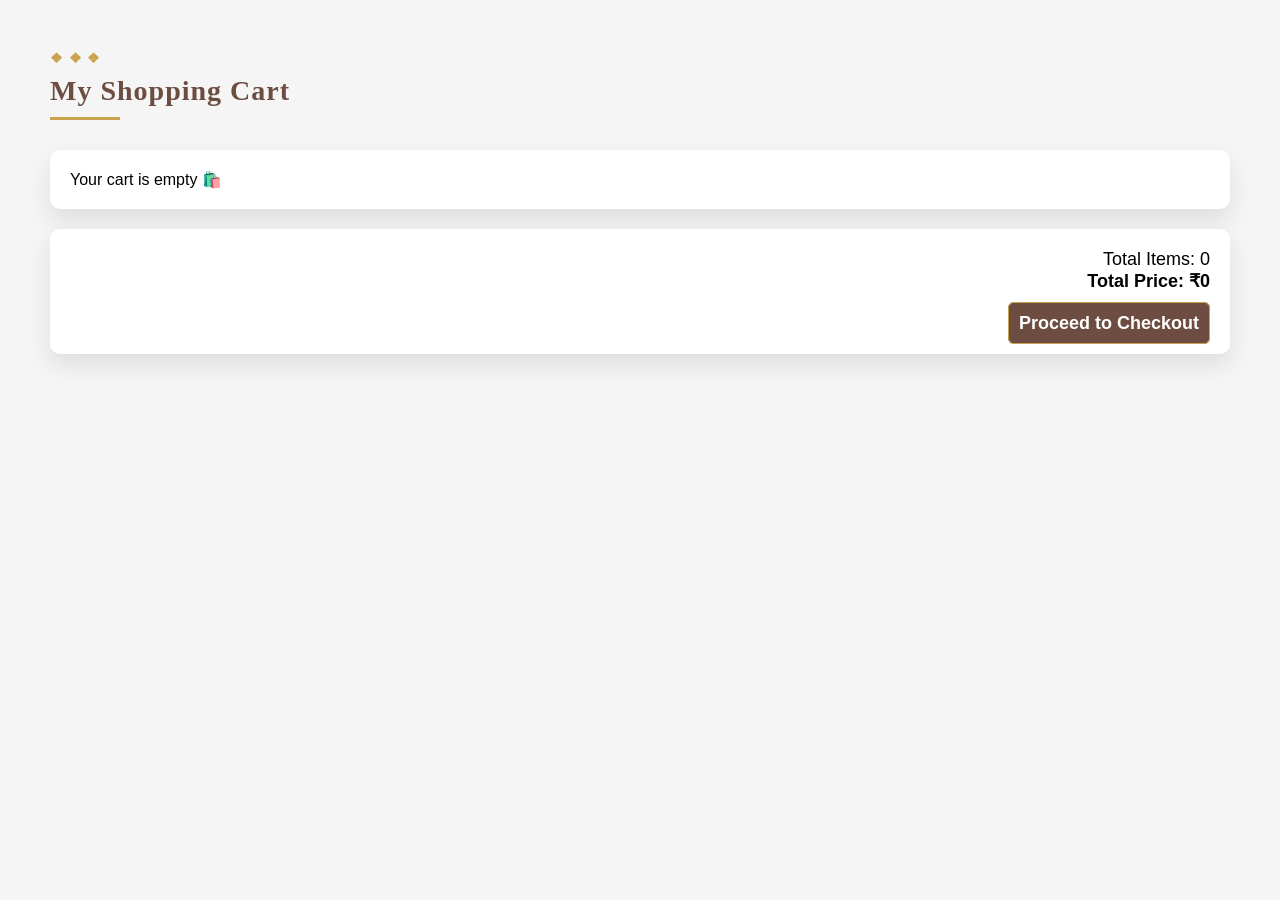
<file: cart.html>
<!DOCTYPE html>
<html lang="en">
<head>
  <meta charset="UTF-8">
  <title>My Cart | Vastranand</title>
  <link rel="stylesheet" href="styles.css">
  <style>
    .cart-box {
      background: #fff;
      padding: 20px;
      border-radius: 10px;
      box-shadow: 0 10px 25px rgba(0,0,0,0.1);
      margin-bottom: 20px;
    }
    .cart-item {
      display: flex;
      justify-content: space-between;
      align-items: center;
      border-bottom: 1px solid #eee;
      padding: 15px 0;
    }
    .cart-item:last-child {
      border-bottom: none;
    }
    .remove-btn {
      background: #B71C1C;
      color: #fff;
      border: none;
      padding: 6px 10px;
      cursor: pointer;
      border-radius: 5px;
    }
    .summary {
      text-align: right;
      font-size: 18px;
    }
  </style>
</head>
<body>

<section class="container">
  <h2 class="section-title">My Shopping Cart</h2>

  <div id="cartItems" class="cart-box"></div>

  <div class="cart-box summary">
    <p>Total Items: <span id="itemCount">0</span></p>
    <p><b>Total Price: ₹<span id="totalPrice">0</span></b></p>
    <br>
    <a href="checkout.html"  class="cta-btn">Proceed to Checkout</a>
  </div>
</section>

<script>
  let cart = JSON.parse(localStorage.getItem("cart")) || [];
  const cartItems = document.getElementById("cartItems");
  const itemCount = document.getElementById("itemCount");
  const totalPrice = document.getElementById("totalPrice");

  function renderCart() {
    cartItems.innerHTML = "";
    let total = 0;

    if (cart.length === 0) {
      cartItems.innerHTML = "<p>Your cart is empty 🛍️</p>";
    }

    cart.forEach((item, index) => {
      total += item.price;

      cartItems.innerHTML += `
        <div class="cart-item">
          <div>
            <h4>${item.name}</h4>
            <p>₹${item.price}</p>
          </div>
          <button class="remove-btn" onclick="removeItem(${index})">Remove</button>
        </div>
      `;
    });

    itemCount.innerText = cart.length;
    totalPrice.innerText = total;
  }

  function removeItem(index) {
    cart.splice(index, 1);
    localStorage.setItem("cart", JSON.stringify(cart));
    renderCart();
  }

  renderCart();
</script>
<script src="script.js"></script>
</body>
</html>
</file>
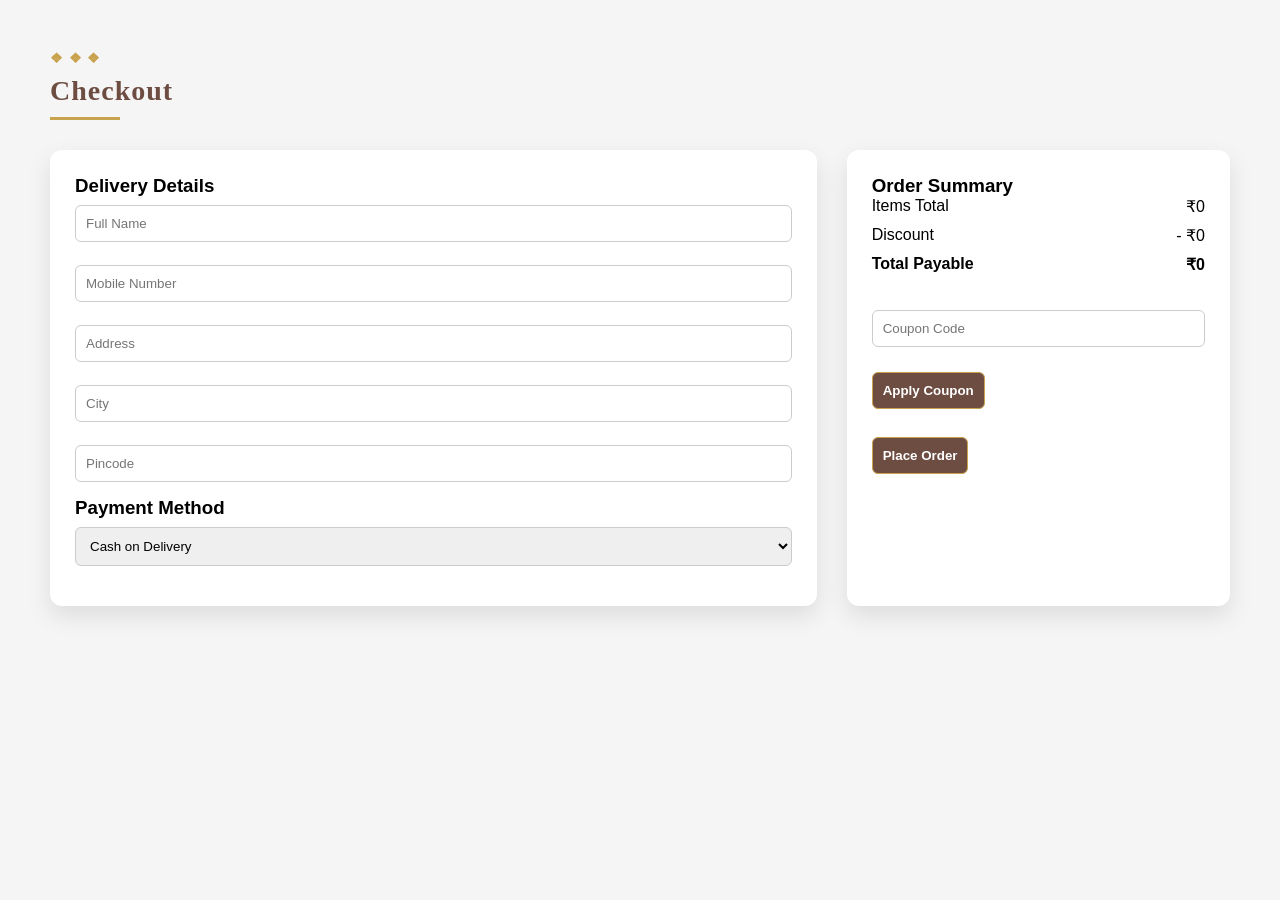
<file: checkout.html>
<!DOCTYPE html>
<html lang="en">
<head>
  <meta charset="UTF-8">
  <title>Checkout | Vastranand</title>
  <link rel="stylesheet" href="styles.css">

  <style>
    .checkout-grid {
      display: grid;
      grid-template-columns: 2fr 1fr;
      gap: 30px;
    }

    .box {
      background: #fff;
      padding: 25px;
      border-radius: 12px;
      box-shadow: 0 10px 25px rgba(0,0,0,0.1);
    }

    input, select {
      width: 100%;
      padding: 10px;
      margin: 8px 0 15px;
      border: 1px solid #ccc;
      border-radius: 6px;
    }

    .summary-row {
      display: flex;
      justify-content: space-between;
      margin-bottom: 10px;
    }

    

    @media (max-width:768px) {
      .checkout-grid {
        grid-template-columns: 1fr;
      }
    }
  </style>
</head>
<body>

<section class="container">
  <h2 class="section-title">Checkout</h2>

  <div id="checkoutArea" class="checkout-grid">

    <!-- LEFT: ADDRESS -->
    <div class="box">
      <h3>Delivery Details</h3>

      <input type="text" placeholder="Full Name" required>
      <input type="tel" placeholder="Mobile Number" required>
      <input type="text" placeholder="Address">
      <input type="text" placeholder="City">
      <input type="text" placeholder="Pincode">

      <h3>Payment Method</h3>
      <select>
        <option>Cash on Delivery</option>
        <option disabled>UPI (Coming Soon)</option>
        <option disabled>Card (Coming Soon)</option>
      </select>
    </div>

    <!-- RIGHT: SUMMARY -->
    <div class="box">
      <h3>Order Summary</h3>

      <div class="summary-row">
        <span>Items Total</span>
        <span>₹<span id="subtotal">0</span></span>
      </div>

      <div class="summary-row">
        <span>Discount</span>
        <span>- ₹<span id="discount">0</span></span>
      </div>

      <div class="summary-row">
        <strong>Total Payable</strong>
        <strong>₹<span id="total">0</span></strong>
      </div>

      <br>

      <input type="text" id="coupon" placeholder="Coupon Code">
      <button class="cta-btn" onclick="applyCoupon()">Apply Coupon</button>

      <br><br>

      <button class="cta-btn" onclick="placeOrder()">Place Order</button>
    </div>

  </div>

 
</section>

<script>
  let cart = JSON.parse(localStorage.getItem("cart")) || [];
  let discountValue = 0;

  function calculateTotal() {
    let subtotal = cart.reduce((sum, item) => sum + item.price, 0);
    document.getElementById("subtotal").innerText = subtotal;
    document.getElementById("discount").innerText = discountValue;
    document.getElementById("total").innerText = subtotal - discountValue;
  }

  function applyCoupon() {
    const code = document.getElementById("coupon").value.trim();

    if (code === "VAS200") {
      discountValue = 200;
      alert("₹200 OFF applied!");
    } else {
      discountValue = 0;
      alert("Invalid coupon");
    }
    calculateTotal();
  }

  function placeOrder() {
    if (cart.length === 0) {
      alert("Your cart is empty");
      return;
    }

    // SAVE ORDER DATA (for confirmation + my orders)
   const orderData = {
  id: "VN" + Math.floor(Math.random() * 100000),
  payment: "Cash on Delivery",
  total: document.getElementById("total").innerText,
  items: cart,
  date: new Date().toLocaleDateString(),
  status: "Placed"   // ✅ NEW
};



    localStorage.setItem("lastOrder", JSON.stringify(orderData));

let orders = JSON.parse(localStorage.getItem("orders")) || [];
orders.push(orderData);
localStorage.setItem("orders", JSON.stringify(orders));


    // CLEAR CART
    localStorage.removeItem("cart");

    // REDIRECT TO CONFIRMATION PAGE ✅
    window.location.href = "order-confirmation.html";
  }

  calculateTotal();
</script>

</body>
</html>
</file>
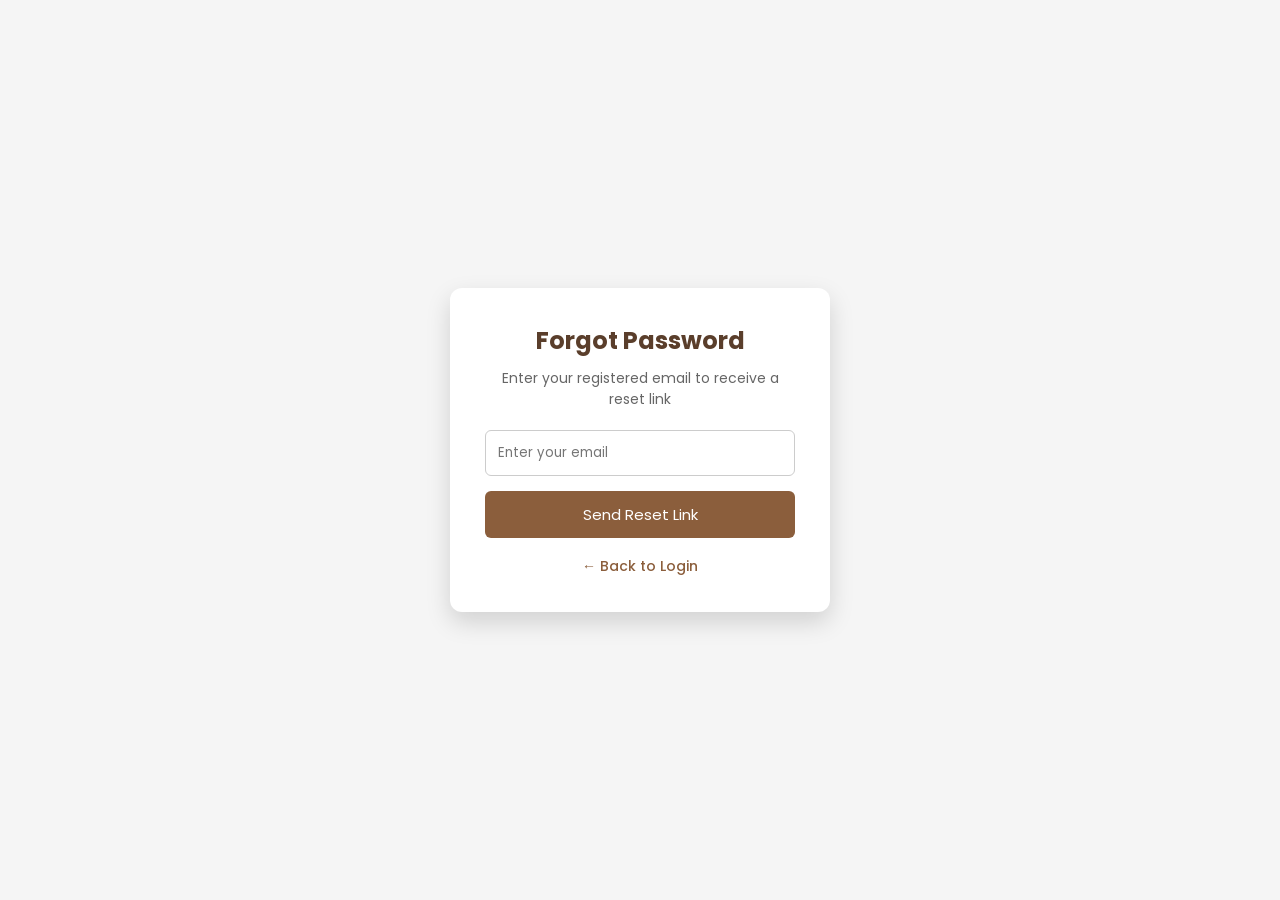
<file: forgot-password.html>
<!DOCTYPE html>
<html lang="en">
<head>
  <meta charset="UTF-8">
  <title>Forgot Password | Vastranand</title>
  <link href="https://fonts.googleapis.com/css2?family=Poppins:wght@400;500&display=swap" rel="stylesheet">

  <style>
    * {
      margin: 0;
      padding: 0;
      box-sizing: border-box;
      font-family: 'Poppins', sans-serif;
    }

    body {
      background: #F5F5F5;
      height: 100vh;
      display: flex;
      justify-content: center;
      align-items: center;
    }

    .forgot-container {
      background: #fff;
      width: 380px;
      padding: 35px;
      border-radius: 12px;
      box-shadow: 0 10px 25px rgba(0,0,0,0.15);
      text-align: center;
    }

    .forgot-container h2 {
      margin-bottom: 10px;
      color: #5a3e2b;
    }

    .forgot-container p {
      font-size: 14px;
      color: #666;
      margin-bottom: 20px;
    }

    .forgot-container input {
      width: 100%;
      padding: 12px;
      margin-bottom: 15px;
      border: 1px solid #ccc;
      border-radius: 6px;
      outline: none;
    }

    .forgot-container button {
      width: 100%;
      padding: 12px;
      background: #8b5e3c;
      border: none;
      color: #fff;
      font-size: 15px;
      border-radius: 6px;
      cursor: pointer;
      transition: 0.3s;
    }

    .forgot-container button:hover {
      background: #6f472d;
    }

    .success-msg {
      display: none;
      margin-top: 15px;
      color: green;
      font-size: 14px;
    }

    .back-link {
      margin-top: 18px;
      font-size: 14px;
    }

    .back-link a {
      color: #8b5e3c;
      text-decoration: none;
      font-weight: 500;
    }

    .back-link a:hover {
      text-decoration: underline;
    }
  </style>
</head>
<body>

  <div class="forgot-container">
    <h2>Forgot Password</h2>
    <p>Enter your registered email to receive a reset link</p>

    <input type="email" id="email" placeholder="Enter your email" required>

    <button onclick="sendResetLink()">Send Reset Link</button>

    <div class="success-msg" id="successMsg">
      Password reset link has been sent to your email.
    </div>

    <div class="back-link">
      <a href="login.html">← Back to Login</a>
    </div>
  </div>

  <script>
    function sendResetLink() {
      const email = document.getElementById("email").value;
      const msg = document.getElementById("successMsg");

      if (email === "") {
        alert("Please enter your email");
        return;
      }

      // Frontend demo only
      msg.style.display = "block";
    }
  </script>

</body>
</html>
</file>
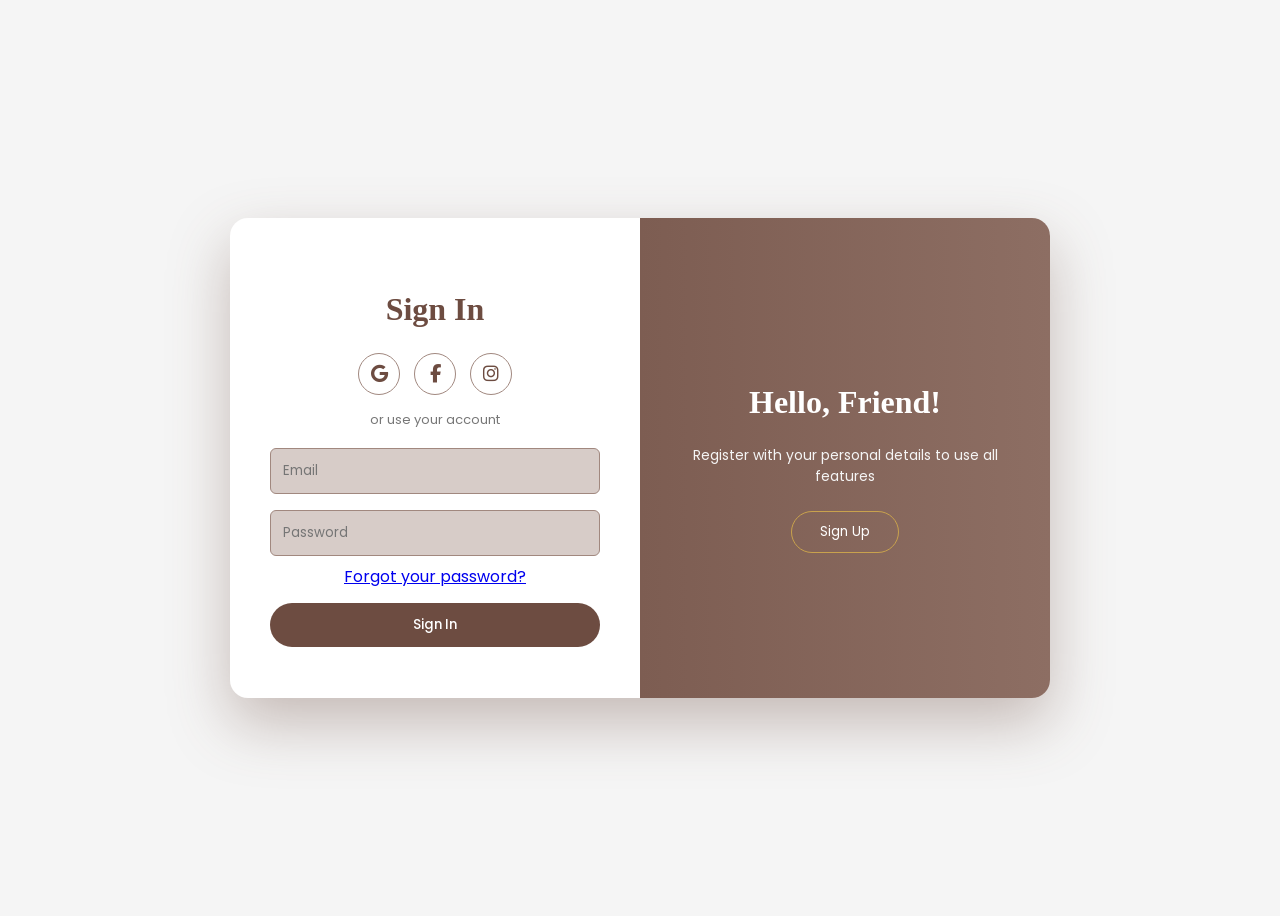
<file: login.html>
<!DOCTYPE html>
<html lang="en">
<head>
  <link
  rel="stylesheet"
  href="https://cdnjs.cloudflare.com/ajax/libs/font-awesome/6.5.1/css/all.min.css"
/>

  <meta charset="UTF-8">
  <title>Login | Vastranand</title>
  <link rel="stylesheet" href="login.css">
  <link href="https://fonts.googleapis.com/css2?family=Poppins:wght@400;500&display=swap" rel="stylesheet">
</head>
<body>


<div class="container" id="container">

  <!-- SIGN UP -->
  <div class="form-container sign-up">
    <form>
      <h1>Create Account</h1>
     <div class="socials">
  <a href="#" class="social-icon google">
    <i class="fab fa-google"></i>
  </a>
  <a href="#" class="social-icon facebook">
    <i class="fab fa-facebook-f"></i>
  </a>
  <a href="#" class="social-icon instagram">
    <i class="fab fa-instagram"></i>
  </a>
</div>

      <span>or use your email</span>
      <input type="text" placeholder="Name">
      <input type="email" placeholder="Email">
      <input type="password" placeholder="Password">
      <button>Sign Up</button>
    </form>
  </div>

  <!-- SIGN IN -->
  <div class="form-container sign-in">
    <form onsubmit="login(event)">
      <h1>Sign In</h1>
      <div class="socials">
  <a href="#" class="social-icon google">
    <i class="fab fa-google"></i>
  </a>
  <a href="#" class="social-icon facebook">
    <i class="fab fa-facebook-f"></i>
  </a>
  <a href="#" class="social-icon instagram">
    <i class="fab fa-instagram"></i>
  </a>
</div>

      <span>or use your account</span>
      <input type="email" placeholder="Email">
      <input type="password" placeholder="Password">
      <a href="forgot-password.html">Forgot your password?</a>
      <button>Sign In</button>
    </form>
  </div>

  <!-- OVERLAY -->
  <div class="overlay-container">
    <div class="overlay">
      <div class="overlay-panel left">
        <h1>Welcome Back!</h1>
        <p>Enter your personal details to use all features</p>
        <button class="ghost" id="signIn">Sign In</button>
      </div>
      <div class="overlay-panel right">
        <h1>Hello, Friend!</h1>
        <p>Register with your personal details to use all features</p>
        <button class="ghost" id="signUp">Sign Up</button>
      </div>
    </div>
  </div>

</div>

<script src="login.js"></script>

</body>
</html>
</file>
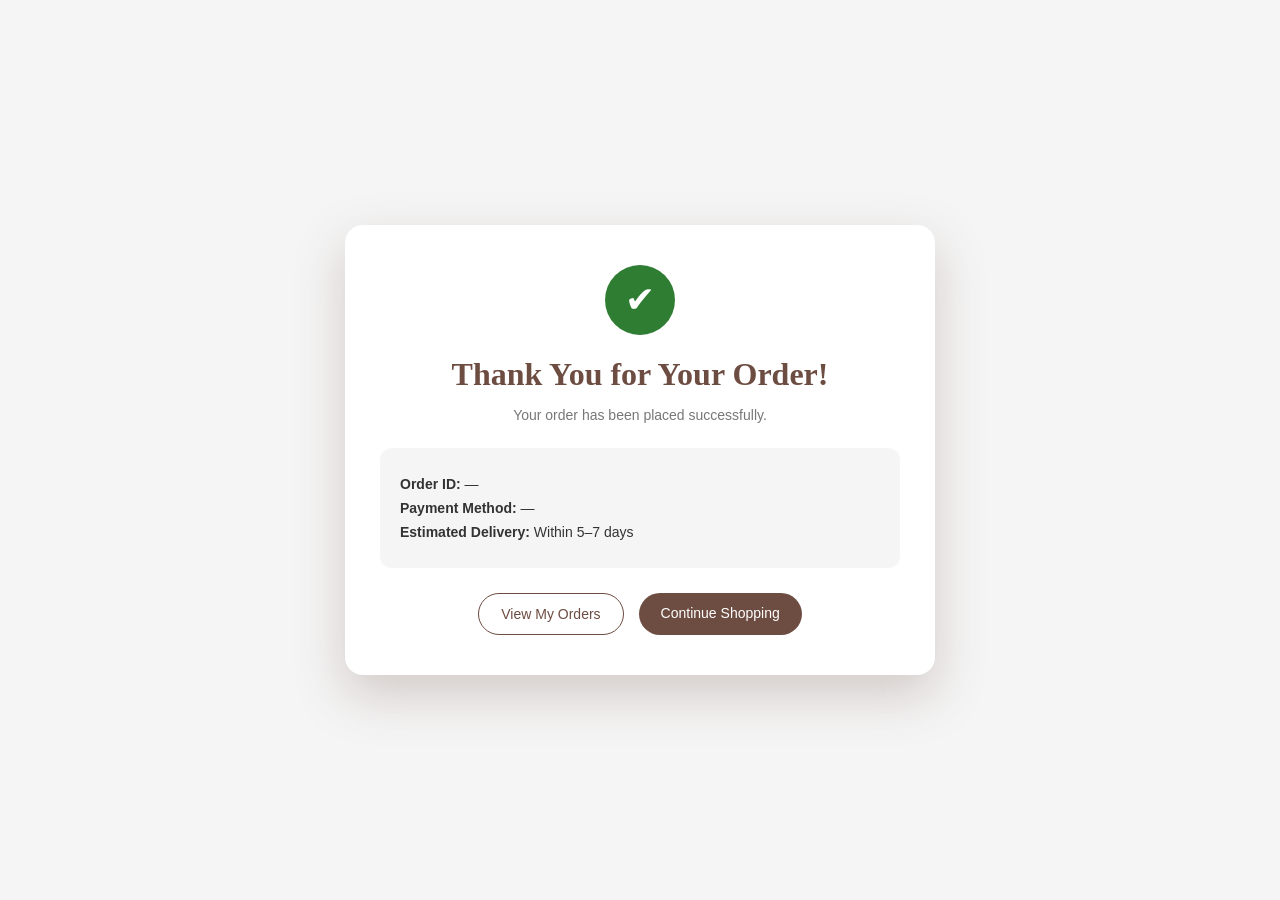
<file: order-confirmation.html>
<!DOCTYPE html>
<html lang="en">
<head>
  <meta charset="UTF-8">
  <title>Order Confirmed | Vastranand</title>
  <link rel="stylesheet" href="order-confirmation.css">
</head>
<body>

<div class="confirm-wrapper">
  <div class="confirm-card">

    <div class="success-icon">✔</div>

    <h1>Thank You for Your Order!</h1>
    <p class="subtitle">
      Your order has been placed successfully.
    </p>

    <div class="order-details">
      <p><strong>Order ID:</strong> <span id="orderId"></span></p>
      <p><strong>Payment Method:</strong> <span id="paymentMode"></span></p>
      <p><strong>Estimated Delivery:</strong> <span id="deliveryDate"></span></p>
    </div>

    <div class="actions">
      <a href="orders.html" class="btn-outline">View My Orders</a>
      <a href="index.html" class="btn-primary">Continue Shopping</a>
    </div>

  </div>
</div>

<script src="order-confirmation.js"></script>
</body>
</html>
</file>
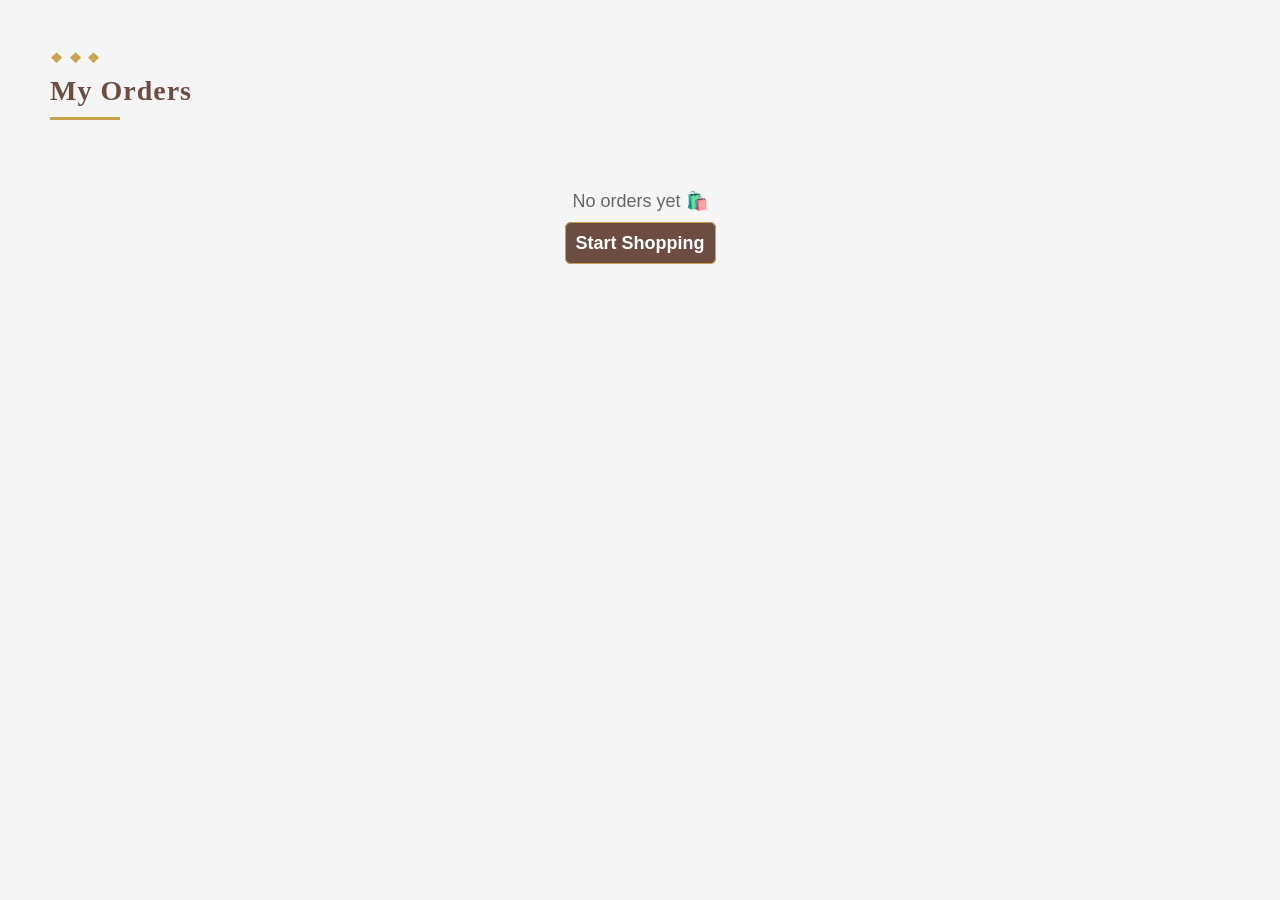
<file: orders.html>
<!DOCTYPE html>
<html lang="en">
<head>
  <meta charset="UTF-8">
  <title>My Orders | Vastranand</title>
  <link rel="stylesheet" href="styles.css">

  <style>
    .order-card {
      background: #fff;
      padding: 20px;
      border-radius: 12px;
      box-shadow: 0 10px 25px rgba(0,0,0,0.1);
      margin-bottom: 25px;
    }

    .order-header {
      display: flex;
      justify-content: space-between;
      flex-wrap: wrap;
      margin-bottom: 10px;
    }

    .order-items li {
      margin-bottom: 6px;
    }

    .status {
      padding: 6px 12px;
      border-radius: 20px;
      font-size: 13px;
      font-weight: 500;
      display: inline-block;
    }

    .placed { background: #fff3cd; color: #856404; }
    .shipped { background: #cce5ff; color: #004085; }
    .delivered { background: #d4edda; color: #155724; }

    .cancel-btn {
      margin-top: 12px;
      background: #b71c1c;
      color: #fff;
      border: none;
      padding: 8px 14px;
      border-radius: 6px;
      cursor: pointer;
    }

    .cancel-btn:disabled {
      background: #ccc;
      cursor: not-allowed;
    }

    .empty-orders {
      text-align: center;
      padding: 40px;
      font-size: 18px;
      color: #666;
    }
  </style>
</head>
<body>

<section class="container">
  <h2 class="section-title">My Orders</h2>
  <div id="ordersContainer"></div>
</section>

<script>
  let orders = JSON.parse(localStorage.getItem("orders")) || [];
  const container = document.getElementById("ordersContainer");

  // 🔄 DEMO STATUS PROGRESSION
  orders.forEach(order => {
    if (order.status === "Placed" && Math.random() > 0.6) {
      order.status = "Shipped";
    } else if (order.status === "Shipped" && Math.random() > 0.6) {
      order.status = "Delivered";
    }
  });
  localStorage.setItem("orders", JSON.stringify(orders));

  function cancelOrder(index) {
    if (!confirm("Are you sure you want to cancel this order?")) return;
    orders.splice(index, 1);
    localStorage.setItem("orders", JSON.stringify(orders));
    location.reload();
  }

  if (orders.length === 0) {
    container.innerHTML = `
      <div class="empty-orders">
        No orders yet 🛍️<br><br>
        <a href="index.html" class="cta-btn">Start Shopping</a>
      </div>
    `;
  } else {
    orders.reverse().forEach((order, index) => {
      let itemsHTML = "";
      order.items.forEach(item => {
        itemsHTML += `<li>${item.name} — ₹${item.price}</li>`;
      });

      container.innerHTML += `
        <div class="order-card">
          <div class="order-header">
            <div><strong>Order ID:</strong> ${order.id}</div>
            <div><strong>Date:</strong> ${order.date}</div>
          </div>

          <div class="order-header">
            <div><strong>Payment:</strong> ${order.payment}</div>
            <div><strong>Total:</strong> ₹${order.total}</div>
          </div>

          <span class="status ${order.status.toLowerCase()}">
            ${order.status}
          </span>

          <ul class="order-items">
            ${itemsHTML}
          </ul>

          <button
            class="cancel-btn"
            onclick="cancelOrder(${orders.length - 1 - index})"
            ${order.status !== "Placed" ? "disabled" : ""}
          >
            Cancel Order
          </button>
        </div>
      `;
    });
  }
</script>

</body>
</html>
</file>
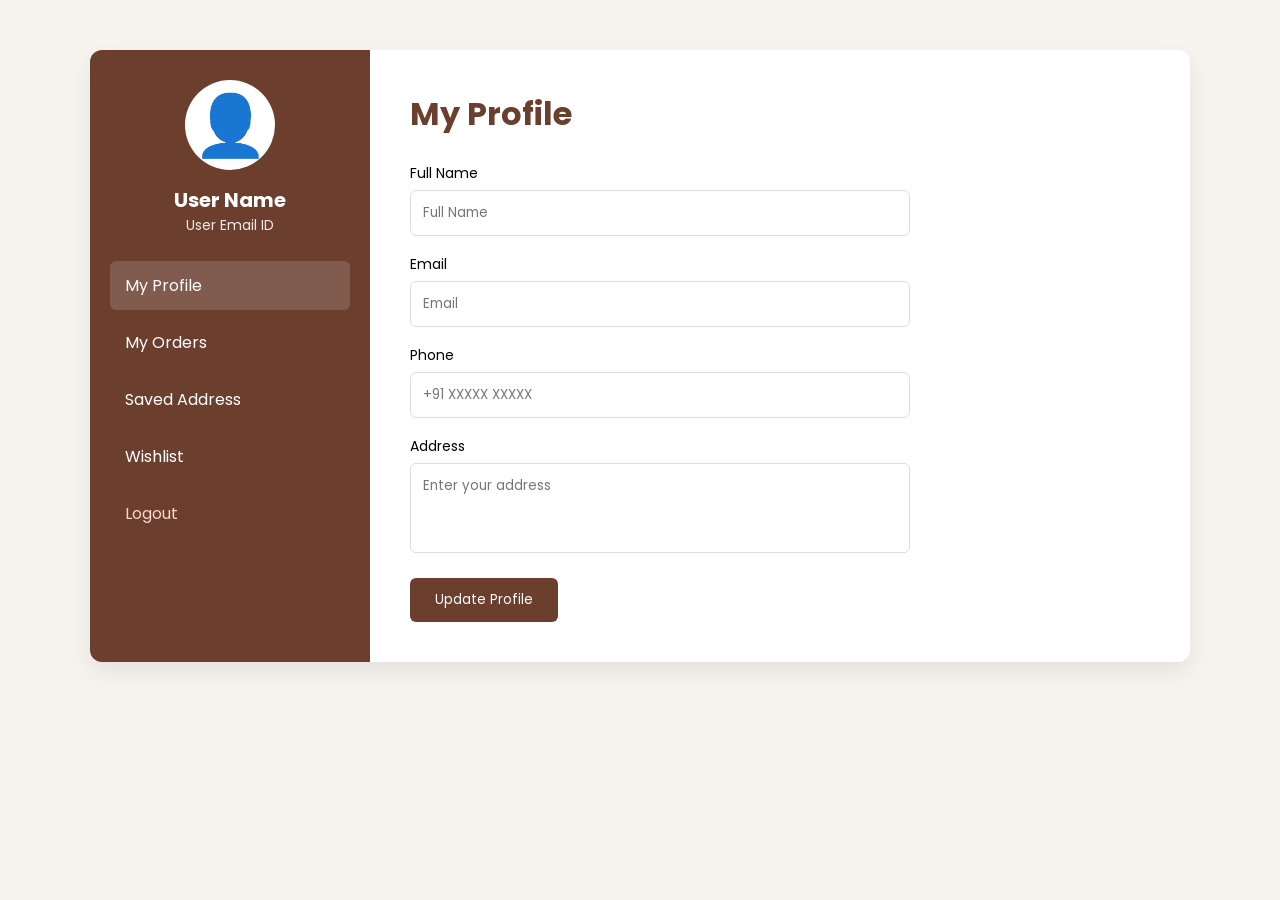
<file: profile.html>
<!DOCTYPE html>
<html lang="en">
<head>
  <meta charset="UTF-8">
  <title>My Profile | Vastranand</title>
  <link rel="stylesheet" href="profile.css">
  <link href="https://fonts.googleapis.com/css2?family=Poppins:wght@400;500;600&display=swap" rel="stylesheet">
</head>
<body>

<div class="profile-container">

  <!-- LEFT SIDEBAR -->
  <div class="profile-sidebar">
    <div class="user-icon">👤</div>
    <h2>User Name</h2>
    <p>User Email ID</p>

    <ul class="menu">
      <li class="active">My Profile</li>
      <li><a href="orders.html"> My Orders</a></li>
      <li>Saved Address</li>
      <li>Wishlist</li>
      <li class="logout">Logout</li>
    </ul>
  </div>

  <!-- RIGHT CONTENT -->
  <div class="profile-content">
    <h1>My Profile</h1>

    <form class="profile-form">
      <div class="input-group">
        <label>Full Name</label>
        <input type="text" placeholder="Full Name">
      </div>

      <div class="input-group">
        <label>Email</label>
        <input type="email" placeholder="Email">
      </div>

      <div class="input-group">
        <label>Phone</label>
        <input type="text" placeholder="+91 XXXXX XXXXX">
      </div>

      <div class="input-group">
        <label>Address</label>
        <textarea placeholder="Enter your address"></textarea>
      </div>

      <button type="submit">Update Profile</button>
    </form>
  </div>

</div>

</body>
</html>
</file>
<file: styles.css>
:root {
  /* Royal Browns */
  --primary: #6D4C41;      /* Royal Brown */
  --secondary: #8D6E63;    /* Silk Border Brown */

  /* Handloom Neutrals */
  --accent: #A1887F;       /* Zari thread tone */
  --soft-bg: #D7CCC8;      /* Parchment beige */
  --light-bg: #F5F5F5;     /* Ivory white */

  /* Wedding Gold */
  --gold: #C9A24D;

  /* Text */
  --dark: #2B2B2B;
  --text-muted: #777;
}


* {
  margin: 0;
  padding: 0;
  box-sizing: border-box;
  font-family: "Segoe UI", sans-serif;
}

html {
  scroll-behavior: smooth;
}
.top-marquee {
  background: #6D4C41;
  color: #F5F5F5;
  overflow: hidden;
  white-space: nowrap;
  padding: 8px 0;
  font-size: 14px;
  font-weight: 500;
}

.marquee-content {
  display: inline-block;
  padding-left: 100%;
  animation: scroll-left 45s linear infinite;
}

@keyframes scroll-left {
  0% { transform: translateX(0); }
  100% { transform: translateX(-100%); }
}

body {
  background: var(--light-bg);
  font-family: "Poppins", sans-serif;
}
.section-title,
.hero h1,
.logo {
  font-family: "Playfair Display", serif;
}
/* Top Bar */
.top-bar {
  background: var(--primary);
  color: #fff;
  text-align: center;
  padding: 6px;
  font-size: 14px;
}

/* Navbar */
.navbar {
  display: flex;
  justify-content: space-between;
  padding: 15px 40px;
  
  position: sticky;
  top: 0;
  z-index: 10;
   background: #fff;
  border-bottom: 1px solid var(--soft-bg);
}

.logo {
  font-size: 22px;
  font-weight: bold;
}

.menu {
  display: flex;
  gap: 20px;
  list-style: none;
}

.menu a {
  text-decoration: none;
  
  font-weight: 500;
  color: var(--dark);
}
.menu a:hover {
  color: var(--primary);
}


/* Mega Menu */
.has-mega {
  position: relative;
}

.mega-menu {
  position: absolute;
  top: 100%;
  left: 0;
  width: 480px;
  background: #fff;
  display: grid;
  grid-template-columns: repeat(2, 1fr);
  gap: 30px;
  padding: 25px;
  box-shadow: 0 20px 40px rgba(0,0,0,0.15);
  opacity: 0;
  visibility: hidden;
  transform: translateY(10px);
  transition: all 0.3s ease;
  z-index: 99;
}

.has-mega:hover .mega-menu {
  opacity: 1;
  visibility: visible;
  transform: translateY(0);
}

.mega-column h4 {
  margin-bottom: 12px;
  font-size: 15px;
  color: #111;
}

.mega-column a {
  display: block;
  margin-bottom: 8px;
  color: #555;
  font-size: 14px;
}


/* Hide dropdown arrows on desktop */
@media (min-width: 769px) {
  .dropdown-icon {
    display: none;
  }
}
/* Mobile Mega Menu */
@media (max-width: 768px) {

  .mega-menu {
    position: static;
    width: 100%;
    box-shadow: none;
    padding: 15px;
    display: none;
    transform: none;
  }

  .has-mega.active .mega-menu {
    display: block;
  }

  .dropdown-icon {
    font-size: 12px;
  }
}
/* User menu wrapper */
.user-menu {
  position: relative;
}

/* User icon */
.user-icon {
  font-size: 20px;
  cursor: pointer;
  color: #4E342E;
   text-decoration: none;   /* removes underline */
  color: var(--primary);
}
.user-icon {
  color: #6D4C41;   /* Royal brown */
  font-size: 20px;
  cursor: pointer;
}

.user-icon:hover {
  color: #8D6E63;
}

/* Dropdown box */
.user-dropdown {
  position: absolute;
  top: 34px;
  right: 0;
  width: 160px;
  background: #fff;
  border-radius: 8px;
  box-shadow: 0 6px 18px rgba(0,0,0,0.15);
  display: none;
  flex-direction: column;
  overflow: hidden;
  z-index: 999;
}

/* Dropdown links */
.user-dropdown a {
  padding: 12px 14px;
  text-decoration: none;
  color: #4E342E;
  font-size: 14px;
  border-bottom: 1px solid #EEE;
}

.user-dropdown a:hover {
  background: #F5F5F5;
}

/* Logout highlight */
.user-dropdown .logout {
  color: #B71C1C;
  font-weight: 500;
}
.user-dropdown.show {
  display: flex;
}
/* RIGHT SIDE */
.nav-right {
  display: flex;
  align-items: center;
  gap: 22px;
}

/* USER MENU */
.user-menu {
  display: flex;
  flex-direction: column;   /* icon + name vertical */
  align-items: center;
}

/* KEEP USER + CART ON SAME ROW */
.user-menu,
.cart-icon {
  display: inline-flex;
}
.cart-icon {
  text-decoration: none;   /* removes underline */
  border-bottom: none;
  color: #6D4C41;
  font-size: 20px;
}

/* Hero */
.hero {
  text-align: center;
  padding: 80px 20px;
  background-image: url("download.png");
 
  
  background-repeat: no-repeat;
}

.hero h1 {
   letter-spacing: 1px;
  font-size: 42px;
   color: var(--dark);
}

.hero p {
  margin: 15px 0;
 
   color: var(--text-muted);
}

.hero-cta {
  display: inline-block;
  padding: 12px 25px;
  background:#6D4C41 ;
  color: #fff;
  text-decoration: none;
  border-radius: 25px;
  transition: transform 0.3s, box-shadow 0.3s;
}

.hero-cta:hover {
  transform: translateY(-3px);
  box-shadow: 0 10px 25px rgba(255,64,129,0.4);
}

/* Gallery */
.container {
  padding: 50px;
}

.section-title {
  margin-bottom: 30px;
  font-size: 28px;
  color: var(--primary);
  
  letter-spacing: 1px;
  position: relative;
}
.section-title::after {
  content: "";
  width: 70px;
  height: 3px;
  background: var(--gold);
  display: block;
  margin-top: 10px;
}
.section-title::before {
  content: "❖ ❖ ❖";
  display: block;
  font-size: 14px;
  color: var(--gold);
  margin-bottom: 8px;
}

.gallery {
  columns: 4 250px;
  gap: 20px;
}

.card {
  position: relative;
  margin-bottom: 20px;
  border-radius: 14px;
  box-shadow: 0 18px 35px rgba(109, 76, 65, 0.18);
  overflow: hidden;
  animation: fadeIn 1s ease;
}

.card img {
    height: 380px;
  width: 100%;
  display: block;
  transition: transform 0.5s ease;
}

.card:hover img {
  transform: scale(1.1);
}

.overlay {
  position: absolute;
  inset: 0;
   background: linear-gradient(
    to top,
    rgba(109, 76, 65, 0.9),
    rgba(0, 0, 0, 0.15)
  );
  display: flex;
  flex-direction: column;
  justify-content: flex-end;
  padding: 20px;
  opacity: 0;
  transition: opacity 0.4s ease;
}

.card:hover .overlay {
  opacity: 1;
}

.overlay span {
  text-decoration: line-through;
  color: #ccc;
}

/* CTA */
.cta-btn {
  margin-top: 10px;
  padding: 10px;
 background: var(--primary);
  border: 1px solid var(--gold);
  color: #fff;
  text-decoration: none;
  text-align: center;
  border-radius: 6px;
  font-weight: 600;
  transition: transform 0.3s, box-shadow 0.3s;
}

.cta-btn:hover {
  transform: scale(1.05);
 
    background: var(--secondary);
  box-shadow: 0 12px 28px rgba(201, 162, 77, 0.35);
}

/* Tags */
.tag {
  position: absolute;
  top: 10px;
  left: 10px;
 
  color: #fff;
  padding: 5px 10px;
  font-size: 12px;
  background: var(--secondary);
  border: 1px solid var(--gold);
}

.sale {
  background: var(--primary);
}

/* Lightbox */
.lightbox {
  position: fixed;
  inset: 0;
  background: rgba(0,0,0,0.85);
  display: flex;
  align-items: center;
  justify-content: center;
  opacity: 0;
  pointer-events: none;
  transition: opacity 0.4s ease;
}

.lightbox.active {
  opacity: 1;
  pointer-events: auto;
}

.lightbox img {
  max-width: 80%;
  border-radius: 10px;
}

.close {
  position: absolute;
  top: 30px;
  right: 40px;
  font-size: 40px;
  color: #fff;
  cursor: pointer;
}

.controls {
  position: absolute;
  bottom: 40px;
}

.controls a {
  color: #fff;
  font-size: 30px;
  margin: 0 20px;
  text-decoration: none;
}

/* Footer */
.footer {
  text-align: center;
  padding: 20px;
 
 
  font-size: 14px;
  letter-spacing: 0.5px;
   background: #fff;
  color: var(--text-muted);
  border-top: 1px solid var(--soft-bg);
}

@keyframes fadeIn {
  from { opacity: 0; transform: translateY(20px); }
  to { opacity: 1; transform: translateY(0); }
}
/* =========================
   MOBILE RESPONSIVE
   ========================= */

@media (max-width: 768px) {

  /* Navbar */
  .navbar {
    flex-direction: column;
    align-items: center;
    padding: 12px 20px;
  }

  .menu {
    flex-wrap: wrap;
    justify-content: center;
    gap: 12px;
    margin-top: 10px;
  }

  /* Hero */
  .hero {
    padding: 50px 15px;
  }

  .hero h1 {
    font-size: 28px;
  }

  .hero p {
    font-size: 15px;
  }

  /* Container */
  .container {
  padding: 70px 60px;
}


  .section-title {
  margin-bottom: 40px;
  font-size: 30px;
  text-align: center;
  letter-spacing: 0.5px;
}

  /* Gallery */
  .gallery {
    columns: 2 160px;
    gap: 15px;
  }

  .card img {
    height: 280px;
    object-fit: cover;
  }

  /* Overlay text */
  .overlay h3 {
    font-size: 16px;
  }

  .overlay p {
    font-size: 14px;
  }

  /* CTA */
  .cta-btn {
    padding: 8px;
    font-size: 14px;
  }

  /* Lightbox */
  .lightbox img {
    max-width: 90%;
  }

  .controls a {
    font-size: 26px;
  }
}

/* =========================
   EXTRA SMALL PHONES
   ========================= */

@media (max-width: 480px) {

  .gallery {
    columns: 1 100%;
  }

  .card img {
    height: 320px;
  }

  .hero h1 {
    font-size: 24px;
  }

  .hero-cta {
    padding: 10px 18px;
    font-size: 14px;
  }
}
/* Reusable grid fix */
.category-grid,
.trending-grid,
.founder-grid {
  columns: 4 250px;
  gap: 20px;
}
.card video {
  width: 100%;
  height: 380px;
  object-fit: cover;
  display: block;
}
/* Exit Popup */
.popup {
  position: fixed;
  inset: 0;
  background: rgba(0,0,0,0.6);
  display: none;
  justify-content: center;
  align-items: center;
  z-index: 200;
}

.popup-content {
  background: #fff;
  padding: 30px;
  width: 320px;
  text-align: center;
  border-radius: 10px;
  position: relative;
}

.popup-content input {
  width: 100%;
  padding: 10px;
  margin: 12px 0;
}

.close-popup {
  position: absolute;
  top: 10px;
  right: 14px;
  cursor: pointer;
  font-size: 20px;
}
/* USER MENU HOVER DROPDOWN */
.user-menu {
  position: relative;
}

/* Hide dropdown by default */
.user-dropdown {
  display: none;
}

/* SHOW dropdown on hover */
.user-menu:hover .user-dropdown {
  display: flex;
}
/* =========================
   PRODUCT DETAIL PAGE
========================= */

.product-grid {
  display: grid;
  grid-template-columns: 1fr 1fr;
  gap: 50px;
}

.product-images .main-img {
  width: 100%;
  border-radius: 14px;
  box-shadow: 0 15px 30px rgba(0,0,0,0.15);
}

.thumbs {
  display: flex;
  gap: 10px;
  margin-top: 15px;
}

.thumbs img {
  width: 200px;
  height: 200px;
  object-fit: cover;
  cursor: pointer;
  border-radius: 8px;
  border: 2px solid transparent;
}

.thumbs img:hover {
  border-color: var(--gold);
}

.product-details h1 {
  font-size: 32px;
  margin-bottom: 10px;
}

.price {
  font-size: 26px;
  color: var(--primary);
}

.price span {
  text-decoration: line-through;
  color: #999;
  font-size: 18px;
  margin-left: 10px;
}

.rating {
  margin: 10px 0;
}

.desc {
  margin: 15px 0;
  color: var(--text-muted);
}

.product-info {
  list-style: none;
  padding: 0;
  margin: 20px 0;
}

.product-info li {
  margin-bottom: 8px;
}

.trust-badges {
  display: flex;
  gap: 15px;
  margin: 20px 0;
  font-weight: 500;
}

.actions {
  display: flex;
  gap: 20px;
  margin-top: 25px;
}

.actions .secondary {
  background: transparent;
  color: var(--primary);
  border: 2px solid var(--primary);
}

.product-extra {
  margin-top: 70px;
}

/* MOBILE */
@media (max-width: 768px) {
  .product-grid {
    grid-template-columns: 1fr;
  }

  .actions {
    flex-direction: column;
  }
}
/* ABOUT VASTRANAND 2 COLUMN */
.about-brand-2col {
  display: grid;
  grid-template-columns: 1fr 1fr;
  gap: 50px;
  align-items: center;
  margin-top: 80px;
  padding: 50px;
  background: #fff8f1;
  border-radius: 14px;
  overflow: hidden;
}

/* LEFT IMAGE */
.about-image {
  overflow: hidden;
  border-radius: 14px;
 
}

.about-image img {
  width: 80%;
  height: 60%;
  object-fit: cover;
  transition: transform 0.6s ease;
}

.about-image:hover img {
  transform: scale(1.08);
}



.about-content p {
  font-size: 15px;
  line-height: 1.7;
  color: #444;
  margin-bottom: 15px;
}

/* BRAND POINTS */
.brand-points {
  display: grid;
  grid-template-columns: repeat(auto-fit, minmax(220px, 1fr));
  gap: 12px;
  margin-top: 20px;
}

.brand-points span {
  background: #ffffff;
  padding: 10px 14px;
  border-radius: 8px;
  font-size: 14px;
  color: #5a3e2b;
  font-weight: 500;
}

/* =========================
   SCROLL ANIMATION (ABOUT)
========================= */

.scroll-animate .animate-left,
.scroll-animate .animate-right {
  opacity: 0;
  transition: all 1s ease;
}

/* CONTENT slides from LEFT */
.animate-left {
  transform: translateX(-80px);
}

/* IMAGE slides from RIGHT */
.animate-right {
  transform: translateX(80px);
}

/* WHEN VISIBLE */
.scroll-animate.active .animate-left,
.scroll-animate.active .animate-right {
  opacity: 1;
  transform: translateX(0);
}

/* MOBILE */
@media (max-width: 900px) {
  .animate-left,
  .animate-right {
    transform: translateY(40px);
  }
}


/* RESPONSIVE */
@media (max-width: 900px) {
  .about-brand-2col {
    grid-template-columns: 1fr;
    padding: 30px;
  }

  .about-image {
    animation: fadeInUp 1s ease;
  }
}

/* REMOVE EXTRA SPACE ABOVE ABOUT SECTION */
.product-page {
  margin-bottom: 0;
  padding-bottom: 0;
}

.product-extra {
  margin-bottom: 0;
  padding-bottom: 20px;
}

.about-brand-2col {
  margin-top: 0 !important;
}
</file>
<file: login.css>
:root {
  /* Royal Browns */
  --primary: #6D4C41;      /* Royal Brown */
  --secondary: #8D6E63;    /* Silk Border Brown */

  /* Handloom Neutrals */
  --accent: #A1887F;       /* Zari thread tone */
  --soft-bg: #D7CCC8;      /* Parchment beige */
  --light-bg: #F5F5F5;     /* Ivory white */

  /* Wedding Gold */
  --gold: #C9A24D;

  /* Text */
  --dark: #2B2B2B;
  --text-muted: #777;
}

* {
  box-sizing: border-box;
  font-family: "Poppins", sans-serif;
}

body {
  background: var(--light-bg);
  display: flex;
  justify-content: center;
  align-items: center;
  height: 100vh;
}

/* MAIN CARD */
.container {
  background: #fff;
  border-radius: 18px;
  box-shadow: 0 25px 60px rgba(109,76,65,0.35);
  position: relative;
  overflow: hidden;
  width: 820px;
  height: 480px;
}

/* FORM SECTIONS */
.form-container {
  position: absolute;
  top: 0;
  height: 100%;
  width: 50%;
  transition: all 0.6s ease-in-out;
  display: flex;
  align-items: center;
  justify-content: center;
}

.form-container form {
  background: #fff;
  display: flex;
  flex-direction: column;
  padding: 0 40px;
  text-align: center;
  width: 100%;
}

.form-container h1 {
  font-family: "Playfair Display", serif;
  color: var(--primary);
  margin-bottom: 10px;
}

.form-container span {
  font-size: 13px;
  color: var(--text-muted);
  margin-bottom: 10px;
}

.form-container input {
  background: var(--soft-bg);
  border: 1px solid var(--accent);
  padding: 12px;
  margin: 8px 0;
  border-radius: 6px;
  outline: none;
}

.form-container input:focus {
  border-color: var(--gold);
}

/* BUTTONS */
.form-container button {
  margin-top: 14px;
  padding: 12px;
  border: none;
  border-radius: 25px;
  background: var(--primary);
  color: #fff;
  font-weight: 500;
  cursor: pointer;
  transition: 0.3s;
}

.form-container button:hover {
  background: var(--secondary);
  box-shadow: 0 10px 25px rgba(201,162,77,0.4);
}

/* SIGN IN / SIGN UP POSITION */
.sign-in {
  left: 0;
  z-index: 2;
}

.sign-up {
  left: 0;
  opacity: 0;
  z-index: 1;
}

.container.right-panel-active .sign-in {
  transform: translateX(100%);
}

.container.right-panel-active .sign-up {
  transform: translateX(100%);
  opacity: 1;
  z-index: 5;
}

/* OVERLAY */
.overlay-container {
  position: absolute;
  top: 0;
  left: 50%;
  width: 50%;
  height: 100%;
  overflow: hidden;
  transition: transform 0.6s ease-in-out;
}

.container.right-panel-active .overlay-container {
  transform: translateX(-100%);
}

.overlay {
  background: linear-gradient(
    to right,
    var(--primary),
    var(--secondary)
  );
  color: #fff;
  position: relative;
  left: -100%;
  height: 100%;
  width: 200%;
  transition: transform 0.6s ease-in-out;
}

.container.right-panel-active .overlay {
  transform: translateX(50%);
}

.overlay-panel {
  position: absolute;
  display: flex;
  flex-direction: column;
  justify-content: center;
  align-items: center;
  padding: 0 40px;
  text-align: center;
  width: 50%;
  height: 100%;
}

.overlay-panel h1 {
  font-family: "Playfair Display", serif;
  margin-bottom: 10px;
}

.overlay-panel p {
  font-size: 14px;
  color: #f5f5f5;
}

/* LEFT & RIGHT */
.overlay-panel.left {
  transform: translateX(0);
}

.overlay-panel.right {
  right: 0;
}

/* GHOST BUTTON */
.ghost {
  background: transparent;
  border: 1px solid var(--gold);
  border-radius: 25px;
  padding: 10px 28px;
  color: #fff;
  cursor: pointer;
  margin-top: 10px;
  transition: 0.3s;
}

.ghost:hover {
  background: var(--gold);
  color: var(--dark);
}
.socials {
  display: flex;
  justify-content: center;
  gap: 14px;
  margin: 15px 0;
}

.social-icon {
  width: 42px;
  height: 42px;
  border-radius: 50%;
  display: flex;
  align-items: center;
  justify-content: center;
  border: 1px solid var(--accent);
  color: var(--primary);
  font-size: 18px;
  transition: 0.3s ease;
  background: #fff;
}

.social-icon:hover {
  background: var(--primary);
  color: #fff;
  transform: translateY(-2px);
  box-shadow: 0 6px 15px rgba(109, 76, 65, 0.35);
}
.social-icon {
  text-decoration: none;   /* removes underline */
}
</file>
<file: order-confirmation.css>
body {
  margin: 0;
  height: 100vh;
  background: #F5F5F5;
  font-family: "Poppins", sans-serif;
  display: flex;
  justify-content: center;
  align-items: center;
}

.confirm-wrapper {
  width: 100%;
  padding: 20px;
}

.confirm-card {
  max-width: 520px;
  margin: auto;
  background: #fff;
  padding: 40px 35px;
  border-radius: 18px;
  text-align: center;
  box-shadow: 0 20px 50px rgba(109, 76, 65, 0.25);
}

.success-icon {
  width: 70px;
  height: 70px;
  margin: 0 auto 20px;
  border-radius: 50%;
  background: #2e7d32;
  color: #fff;
  font-size: 36px;
  display: flex;
  align-items: center;
  justify-content: center;
}

h1 {
  font-family: "Playfair Display", serif;
  color: #6D4C41;
  margin-bottom: 10px;
}

.subtitle {
  color: #777;
  font-size: 14px;
  margin-bottom: 25px;
}

.order-details {
  background: #F5F5F5;
  border-radius: 12px;
  padding: 20px;
  text-align: left;
  margin-bottom: 25px;
}

.order-details p {
  margin: 8px 0;
  font-size: 14px;
  color: #333;
}

.actions {
  display: flex;
  justify-content: center;
  gap: 15px;
  flex-wrap: wrap;
}

.btn-primary {
  background: #6D4C41;
  color: #fff;
  padding: 12px 22px;
  border-radius: 25px;
  text-decoration: none;
  font-size: 14px;
}

.btn-primary:hover {
  background: #8D6E63;
}

.btn-outline {
  border: 1px solid #6D4C41;
  color: #6D4C41;
  padding: 12px 22px;
  border-radius: 25px;
  text-decoration: none;
  font-size: 14px;
}

.btn-outline:hover {
  background: #6D4C41;
  color: #fff;
}
</file>
<file: profile.css>
* {
  margin: 0;
  padding: 0;
  box-sizing: border-box;
  font-family: 'Poppins', sans-serif;
}

body {
  background: #f7f3ef;
}

.profile-container {
  display: flex;
  max-width: 1100px;
  margin: 50px auto;
  background: #fff;
  border-radius: 12px;
  overflow: hidden;
  box-shadow: 0 10px 25px rgba(0,0,0,0.08);
}

/* SIDEBAR */
.profile-sidebar {
  width: 280px;
  background: #6b3e2e;
  color: #fff;
  text-align: center;
  padding: 30px 20px;
}

.user-icon {
  font-size: 60px;
  background: #fff;
  color: #6b3e2e;
  width: 90px;
  height: 90px;
  line-height: 90px;
  border-radius: 50%;
  margin: 0 auto 15px;
}

.profile-sidebar h2 {
  font-size: 20px;
}

.profile-sidebar p {
  font-size: 14px;
  opacity: 0.9;
  margin-bottom: 25px;
}

.menu {
  list-style: none;
  text-align: left;
}

.menu li {
  padding: 12px 15px;
  cursor: pointer;
  border-radius: 6px;
  margin-bottom: 8px;
}
.menu li a {
    text-decoration: none;
    color: inherit;
    display: block;

}

.menu li:hover,
.menu li.active {
  background: rgba(255,255,255,0.15);
}

.logout {
  color: #ffd6c9;
}

/* CONTENT */
.profile-content {
  flex: 1;
  padding: 40px;
}

.profile-content h1 {
  margin-bottom: 25px;
  color: #6b3e2e;
}

.profile-form {
  max-width: 500px;
}

.input-group {
  margin-bottom: 18px;
}

.input-group label {
  display: block;
  font-size: 14px;
  margin-bottom: 6px;
}

.input-group input,
.input-group textarea {
  width: 100%;
  padding: 12px;
  border: 1px solid #ddd;
  border-radius: 6px;
}

textarea {
  resize: none;
  height: 90px;
}

button {
  background: #6b3e2e;
  color: #fff;
  padding: 12px 25px;
  border: none;
  border-radius: 6px;
  cursor: pointer;
}

button:hover {
  background: #5a3225;
}
</file>
